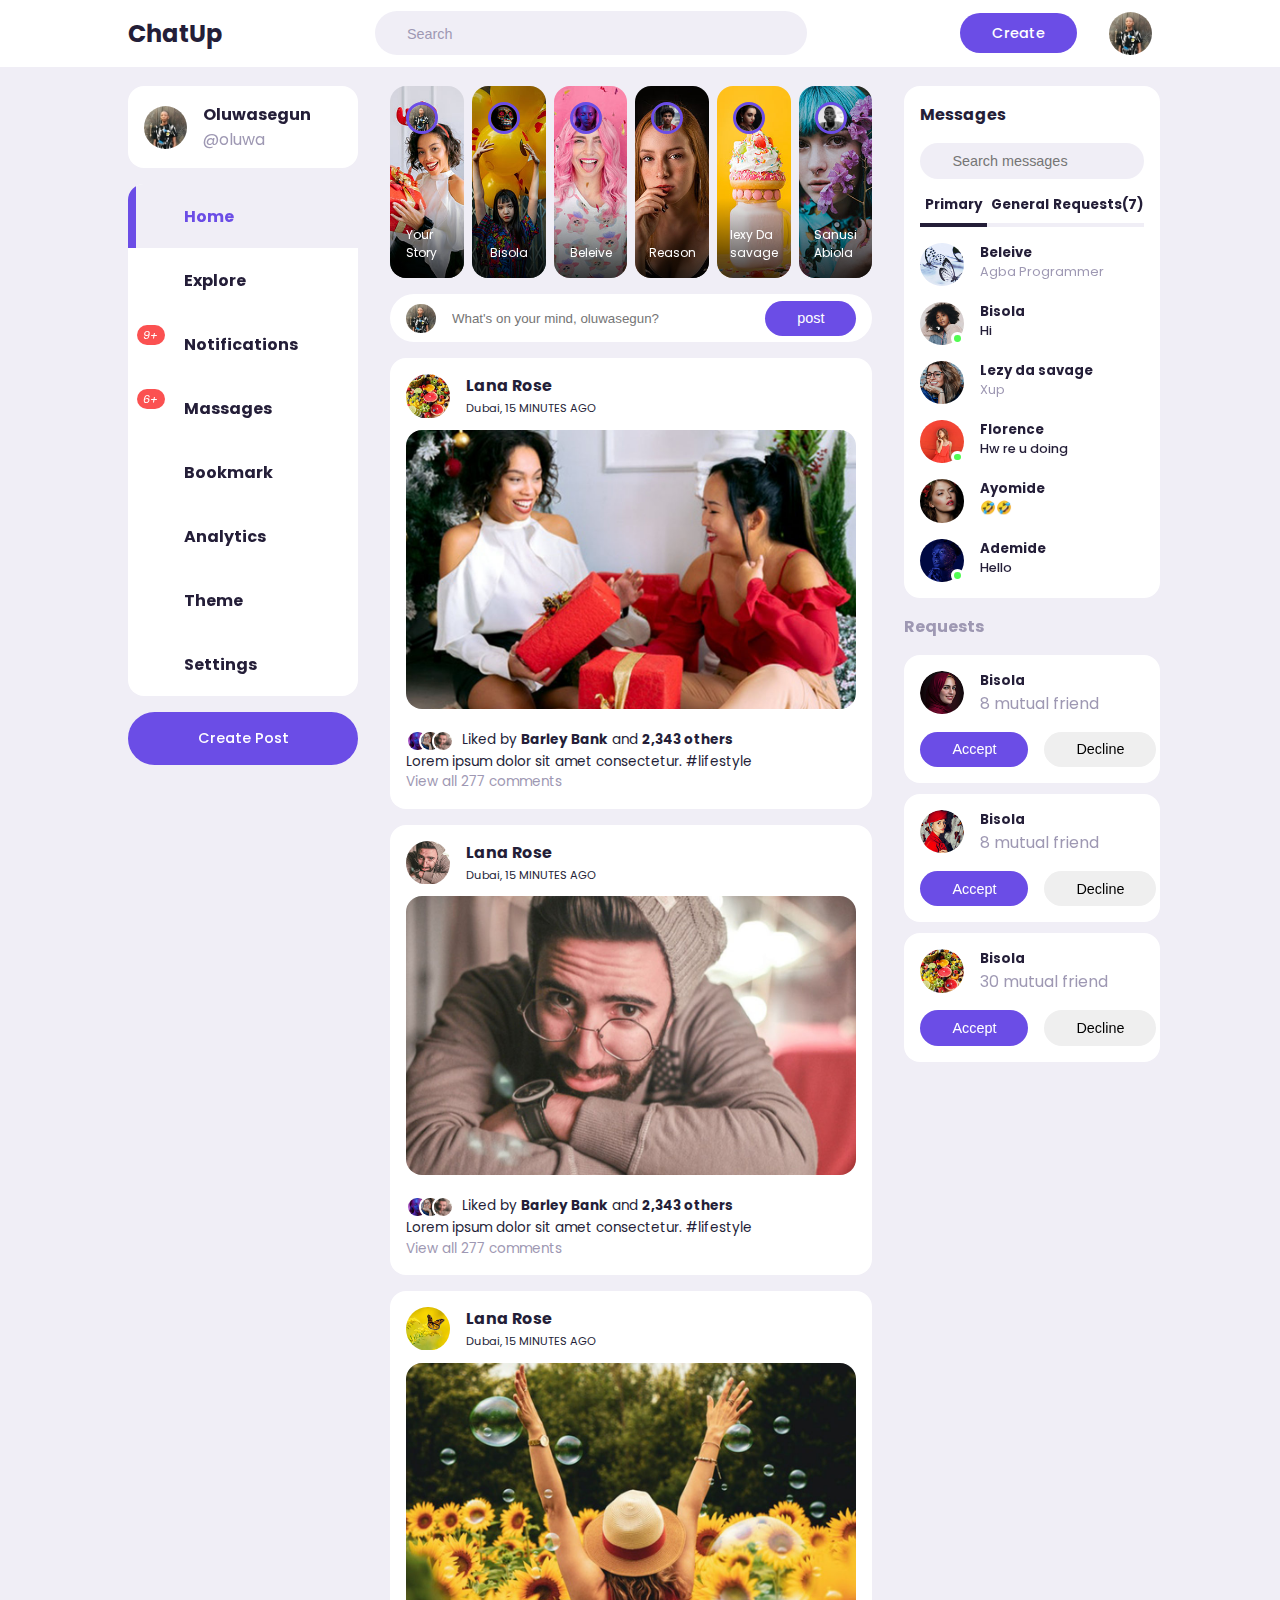
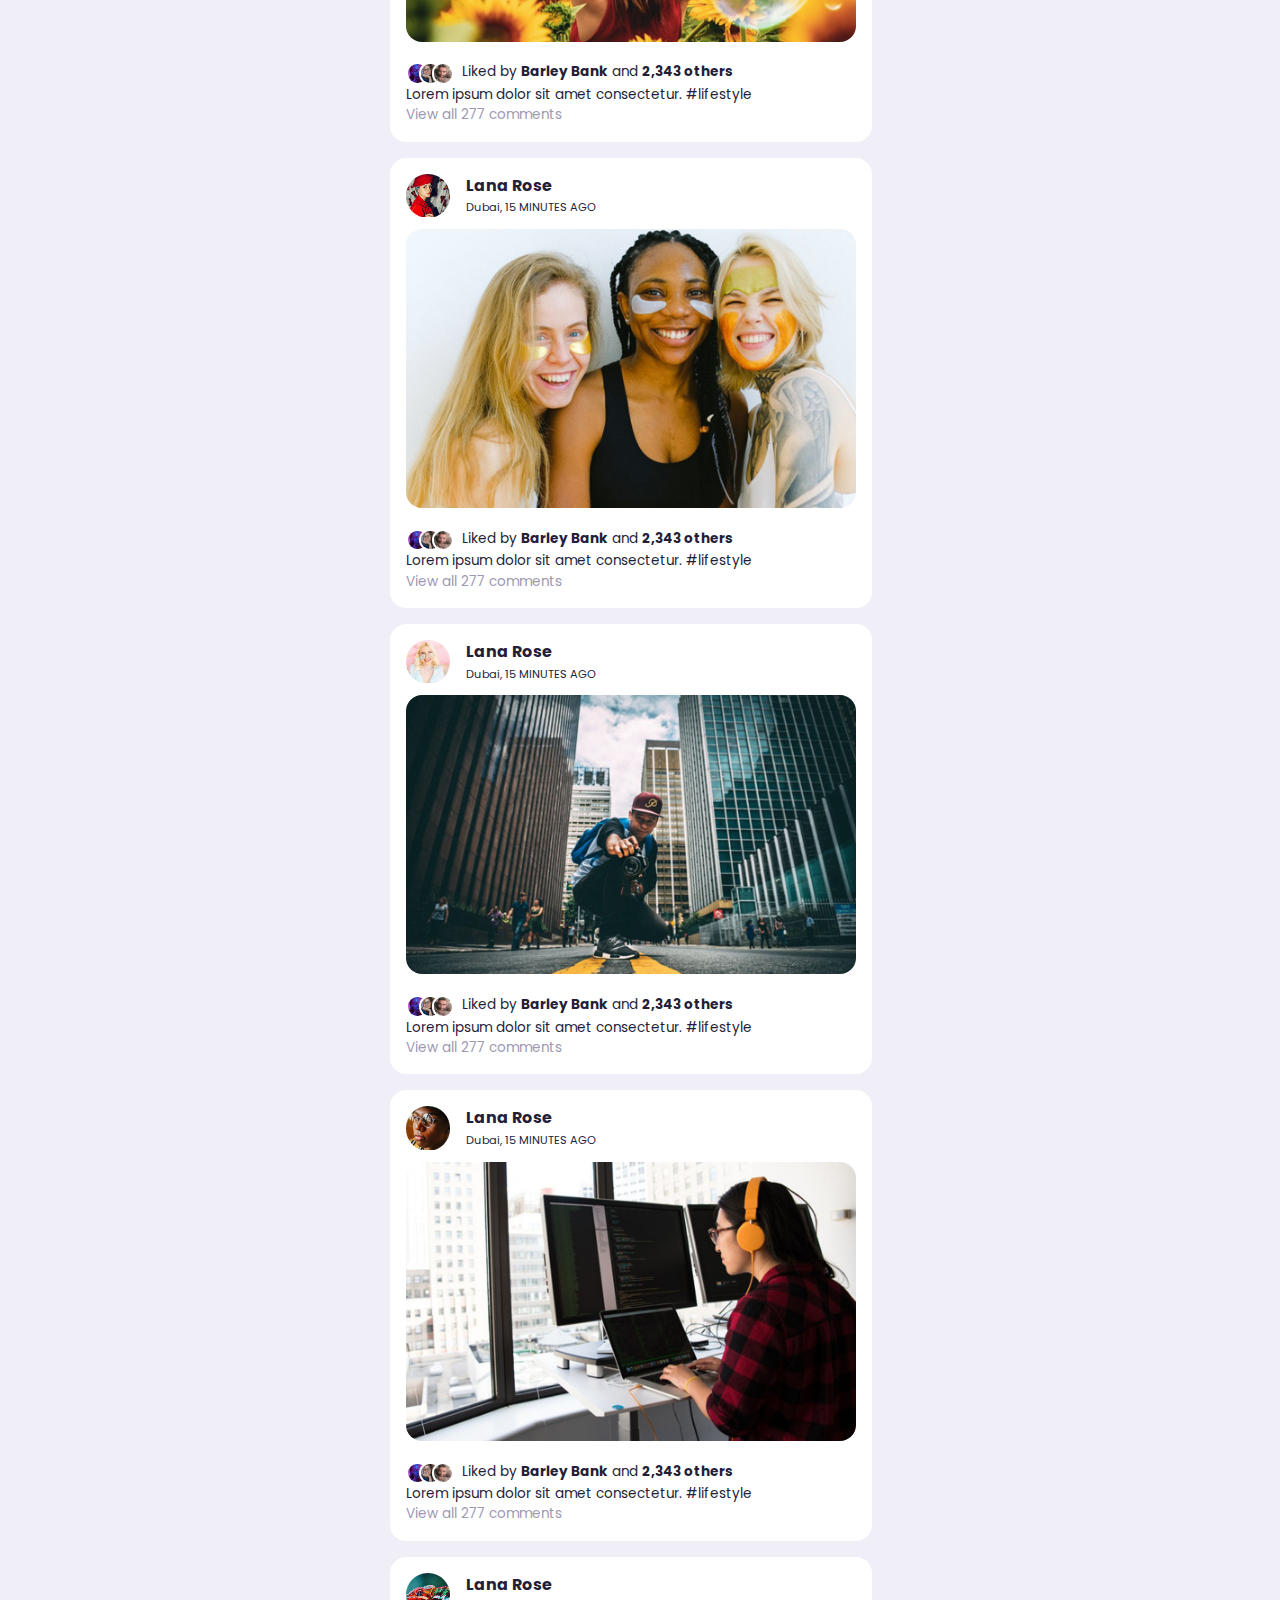
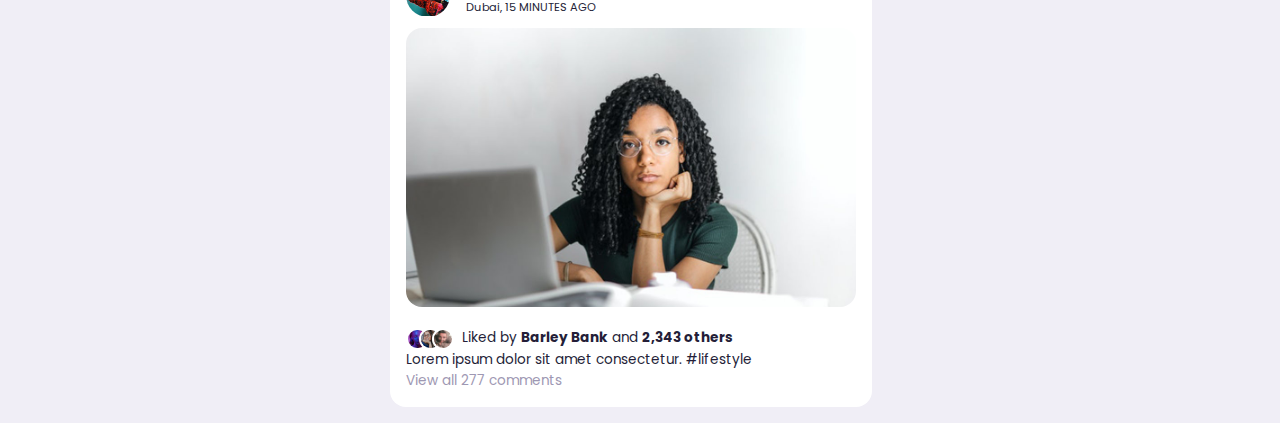
<file: index.html>
<!DOCTYPE html>
<html lang="en">
<head>
    <meta charset="UTF-8">
    <meta http-equiv="X-UA-Compatible" content="IE=edge">
    <meta name="viewport" content="width=device-width, initial-scale=1.0">
    <title>ChatUp - Responsive Website</title>
    <link rel="stylesheet" href="https://unicons.iconscout.com/release/v2.1.6/css/unicons.css">
    <link rel="stylesheet" href="index.css">
</head>
<body>

<nav>
<div class="container">
<h2 class="log">
ChatUp
</h2>
<div class="search-bar">
<i class="uil uil-search"></i>
<input type="search" placeholder="Search ">
</div>
<div class="create">
<label class="btn btn-primary" for="#create-post"><a href="form.html" style="color: white;">Create</a></label>
<div class="profile-photo">
<img src="images/img-1.jpg" alt="">
</div>
</div>
</div>
</nav>

<!----------------- MAIN -------------------->

<main>
<div class="container">
<!--============== LEFT ===============--->
<div class="left">
<a class="profile">
<div class="profile-photo">
<img src="images/img-1.jpg" alt="">
</div>
<div class="handle">
<h4>Oluwasegun</h4>
<p class="text-muted">
@oluwa
</p>
</div>
</a>

<!-- ========= SIDEBAER ============== -->
<div class="sidebar">
            <a class="menu-item active">
               <span><i class="uil uil-home"></i></span> <h3>Home</h3>
            </a>
            <a class="menu-item ">
                <span><i class="uil uil-compass"></i></span> <h3>Explore</h3>
             </a>
             <a class="menu-item" id="notifications">
                <span><i class="uil uil-bell"><small class="notification-count">9+</small></i></span> <h3>Notifications</h3>
                <!-- ---------NOTIFICATION POPUP -------------- -->
                <div class="notifications-popup">
                  <div>
                    <div class="profile-photo">
                        <img src="images/profile-2.jpg" alt="">
                    </div>
                    <div class="notification-body">
                       <b>Tony Achony</b> accepted your friend request
                       <small class="text-muted">2 DAYS AGO</small> 
                    </div>
                  </div> 
                  <div>
                    <div class="profile-photo">
                        <img src="images/profile-3.jpg" alt="">
                    </div>
                    <div class="notification-body">
                       <b>john doe</b> commented on your post
                       <small class="text-muted">1 HOUR AGO</small> 
                    </div>
                  </div>
                  <div>
                    <div class="profile-photo">
                        <img src="images/profile-4.jpg" alt="">
                    </div>
                    <div class="notification-body">
                       <b>john doe</b> <b>283 others</b> like your post
                       <small class="text-muted">4 MINUTES AGO</small> 
                    </div>
                  </div>
                  <div>
                    <div class="profile-photo">
                        <img src="images/profile-5.jpg" alt="">
                    </div>
                    <div class="notification-body">
                       <b>john doe</b> commented on a post you are tagged in
                       <small class="text-muted">2 DAYS AGO</small> 
                    </div>
                  </div>
                  <div>
                    <div class="profile-photo">
                        <img src="images/profile-6.jpg" alt="">
                    </div>
                    <div class="notification-body">
                       <b>john doe</b> commented on your post
                       <small class="text-muted">2 DAYS AGO</small> 
                    </div>
                  </div>
                  <div>
                    <div class="profile-photo">
                        <img src="images/profile-7.jpg" alt="">
                    </div>
                    <div class="notification-body">
                       <b>john doe</b> commented on a post your are tagged in
                       <small class="text-muted">2 DAYS AGO</small> 
                    </div>
                  </div>
                  <div>
                    <div class="profile-photo">
                        <img src="images/profile-3.jpg" alt="">
                    </div>
                    <div class="notification-body">
                       <b>john doe</b> commented on your post
                       <small class="text-muted">2 DAYS AGO</small> 
                    </div>
                  </div>  
                </div>
             </a>
             <a class="menu-item" id="messages-notification">
                <span><i class="uil uil-envelope-alt" ><small class="notification-count">6+</small></i></span> <h3>Massages</h3>
             </a>
             <a class="menu-item">
                <span><i class="uil uil-bookmark"></i></span> <h3>Bookmark</h3>
             </a>
             <a class="menu-item">
                <span><i class="uil uil-chart-line"></i></span> <h3>Analytics</h3>
             </a>
             <a class="menu-item" id="theme">
                <span><i class="uil uil-palette"></i></span> <h3>Theme</h3>
             </a>
             <a class="menu-item">
                <span><i class="uil uil-setting"></i></span> <h3>Settings</h3>
             </a>      
          </div>
          <!-- --------------- END OF SIDEBAR ------------ -->
          <label for="create-post" class="btn btn-primary">Create Post</label>
        </div>
        <!----------------------END OF LEFT ----------------------->
        <!--====================== MIDDLE =======================--->
        <div class="middle">
         <!-- -----------------STORIES ---------------- -->
          <div class="stories">
            <div class="story">
               <div class="profile-photo">
                <img src="images/img-1.jpg" alt="">
               </div> 
               <p class="name">Your Story</p>
            </div>
            <div class="story">
                <div class="profile-photo">
                 <img src="images/profile-9.jpg" alt="">
                </div> 
                <p class="name">Bisola</p>
             </div>
             <div class="story">
                <div class="profile-photo">
                 <img src="images/profile-10.jpg" alt="">
                </div> 
                <p class="name">Beleive</p>
             </div>
             <div class="story">
                <div class="profile-photo">
                 <img src="images/profile-11.jpg" alt="">
                </div> 
                <p class="name">Reason</p>
             </div>
             <div class="story">
                <div class="profile-photo">
                 <img src="images/profile-12.jpg" alt="">
                </div> 
                <p class="name">lexy Da savage</p>
             </div>
             <div class="story">
                <div class="profile-photo">
                 <img src="images/img-2.jpg" alt="">
                </div> 
                <p class="name">Sanusi Abiola</p>
             </div>
          </div>
         <!-- ============ END OF STORIES ================== -->
         <form class="create-post">
            <div class="profile-photo">
                <img src="images/img-1.jpg" alt="">
            </div>
            <input type="text" placeholder="What's on your mind, oluwasegun?" id="create-post">
            <input type="submit" value="post" class="btn btn-primary">
         </form>
         <!-- ========== FEEDS =============== -->
         <div class="feeds">
            <!-- ========== FEED 1 =============== -->
            <div class="feed">
              <div class="head">
                <div class="user">
                    <div class="profile-photo">
                        <img src="images/profile-13.jpg" alt="">
                    </div>
                    <div class="ingo">
                        <h3>Lana Rose</h3>
                        <small>Dubai, 15 MINUTES AGO</small>
                    </div>
                </div>
                <span class="edit">
                  <i class="uil uil-elipsis-h"></i>
              </span>
              </div>
              <div class="photo">
                <img src="images/feed-1.jpg" alt="">
              </div>

              <div class="action-buttons">
                <div class="interaction-buttons">
                  <span> <i class="uil uil-heart"></i></span>
                  <span> <i class="uil uil-comment-dots"></i></span>
                  <span> <i class="uil uil-share-alt"></i></span>
                </div>
                <div class="bookmark">
                 <span><i class="uil uil-bookmark-full"></i></span>
                </div>
              </div>

            <div class="liked-by">
                <span><img src="images/profile-10.jpg" alt=""></span>
                <span><img src="images/profile-4.jpg" alt=""></span>
                <span><img src="images/profile-15.jpg" alt=""></span>
                <p>Liked by <b>Barley Bank</b> and <b>2,343 others</b></p>
            </div>
            <div class="caption">
               <p>Lorem ipsum dolor sit amet consectetur. <span class="harsh-tag">#lifestyle</span></p> 
            </div>
            <div class=" comments text-muted">View all 277 comments</div>
            </div>
            <!-- ======== END OF FEED ============= -->

            <!-- ========== FEED 2 =============== -->
            <div class="feed">
               <div class="head">
                 <div class="user">
                     <div class="profile-photo">
                         <img src="images/profile-15.jpg" alt="">
                     </div>
                     <div class="ingo">
                         <h3>Lana Rose</h3>
                         <small>Dubai, 15 MINUTES AGO</small>
                     </div>
                 </div>
                 <span class="edit">
                   <i class="uil uil-elipsis-h"></i>
               </span>
               </div>
               <div class="photo">
                 <img src="images/feed-2.jpg" alt="">
               </div>
 
               <div class="action-buttons">
                 <div class="interaction-buttons">
                   <span> <i class="uil uil-heart"></i></span>
                   <span> <i class="uil uil-comment-dots"></i></span>
                   <span> <i class="uil uil-share-alt"></i></span>
                 </div>
                 <div class="bookmark">
                  <span><i class="uil uil-bookmark-full"></i></span>
                 </div>
               </div>
 
             <div class="liked-by">
                 <span><img src="images/profile-10.jpg" alt=""></span>
                 <span><img src="images/profile-4.jpg" alt=""></span>
                 <span><img src="images/profile-15.jpg" alt=""></span>
                 <p>Liked by <b>Barley Bank</b> and <b>2,343 others</b></p>
             </div>
             <div class="caption">
                <p>Lorem ipsum dolor sit amet consectetur. <span class="harsh-tag">#lifestyle</span></p> 
             </div>
             <div class=" comments text-muted">View all 277 comments</div>
             </div>
             <!-- ======== END OF FEED ============= -->

             <!-- ========== FEED 3 =============== -->
            <div class="feed">
               <div class="head">
                 <div class="user">
                     <div class="profile-photo">
                         <img src="images/profile-14.jpg" alt="">
                     </div>
                     <div class="ingo">
                         <h3>Lana Rose</h3>
                         <small>Dubai, 15 MINUTES AGO</small>
                     </div>
                 </div>
                 <span class="edit">
                   <i class="uil uil-elipsis-h"></i>
               </span>
               </div>
               <div class="photo">
                 <img src="images/feed-3.jpg" alt="">
               </div>
 
               <div class="action-buttons">
                 <div class="interaction-buttons">
                   <span> <i class="uil uil-heart"></i></span>
                   <span> <i class="uil uil-comment-dots"></i></span>
                   <span> <i class="uil uil-share-alt"></i></span>
                 </div>
                 <div class="bookmark">
                  <span><i class="uil uil-bookmark-full"></i></span>
                 </div>
               </div>
 
             <div class="liked-by">
                 <span><img src="images/profile-10.jpg" alt=""></span>
                 <span><img src="images/profile-4.jpg" alt=""></span>
                 <span><img src="images/profile-15.jpg" alt=""></span>
                 <p>Liked by <b>Barley Bank</b> and <b>2,343 others</b></p>
             </div>
             <div class="caption">
                <p>Lorem ipsum dolor sit amet consectetur. <span class="harsh-tag">#lifestyle</span></p> 
             </div>
             <div class=" comments text-muted">View all 277 comments</div>
             </div>
             <!-- ======== END OF FEED ============= -->

             <!-- ========== FEED 4 =============== -->
            <div class="feed">
               <div class="head">
                 <div class="user">
                     <div class="profile-photo">
                         <img src="images/profile-16.jpg" alt="">
                     </div>
                     <div class="ingo">
                         <h3>Lana Rose</h3>
                         <small>Dubai, 15 MINUTES AGO</small>
                     </div>
                 </div>
                 <span class="edit">
                   <i class="uil uil-elipsis-h"></i>
               </span>
               </div>
               <div class="photo">
                 <img src="images/feed-4.jpg" alt="">
               </div>
 
               <div class="action-buttons">
                 <div class="interaction-buttons">
                   <span> <i class="uil uil-heart"></i></span>
                   <span> <i class="uil uil-comment-dots"></i></span>
                   <span> <i class="uil uil-share-alt"></i></span>
                 </div>
                 <div class="bookmark">
                  <span><i class="uil uil-bookmark-full"></i></span>
                 </div>
               </div>
 
             <div class="liked-by">
                 <span><img src="images/profile-10.jpg" alt=""></span>
                 <span><img src="images/profile-4.jpg" alt=""></span>
                 <span><img src="images/profile-15.jpg" alt=""></span>
                 <p>Liked by <b>Barley Bank</b> and <b>2,343 others</b></p>
             </div>
             <div class="caption">
                <p>Lorem ipsum dolor sit amet consectetur. <span class="harsh-tag">#lifestyle</span></p> 
             </div>
             <div class=" comments text-muted">View all 277 comments</div>
             </div>
             <!-- ======== END OF FEED ============= -->

             <!-- ========== FEED 5 =============== -->
            <div class="feed">
               <div class="head">
                 <div class="user">
                     <div class="profile-photo">
                         <img src="images/profile-17.jpg" alt="">
                     </div>
                     <div class="ingo">
                         <h3>Lana Rose</h3>
                         <small>Dubai, 15 MINUTES AGO</small>
                     </div>
                 </div>
                 <span class="edit">
                   <i class="uil uil-elipsis-h"></i>
               </span>
               </div>
               <div class="photo">
                 <img src="images/feed-5.jpg" alt="">
               </div>
 
               <div class="action-buttons">
                 <div class="interaction-buttons">
                   <span> <i class="uil uil-heart"></i></span>
                   <span> <i class="uil uil-comment-dots"></i></span>
                   <span> <i class="uil uil-share-alt"></i></span>
                 </div>
                 <div class="bookmark">
                  <span><i class="uil uil-bookmark-full"></i></span>
                 </div>
               </div>
 
             <div class="liked-by">
                 <span><img src="images/profile-10.jpg" alt=""></span>
                 <span><img src="images/profile-4.jpg" alt=""></span>
                 <span><img src="images/profile-15.jpg" alt=""></span>
                 <p>Liked by <b>Barley Bank</b> and <b>2,343 others</b></p>
             </div>
             <div class="caption">
                <p>Lorem ipsum dolor sit amet consectetur. <span class="harsh-tag">#lifestyle</span></p> 
             </div>
             <div class=" comments text-muted">View all 277 comments</div>
             </div>
             <!-- ======== END OF FEED ============= -->

             <!-- ========== FEED 6 =============== -->
            <div class="feed">
               <div class="head">
                 <div class="user">
                     <div class="profile-photo">
                         <img src="images/profile-18.jpg" alt="">
                     </div>
                     <div class="ingo">
                         <h3>Lana Rose</h3>
                         <small>Dubai, 15 MINUTES AGO</small>
                     </div>
                 </div>
                 <span class="edit">
                   <i class="uil uil-elipsis-h"></i>
               </span>
               </div>
               <div class="photo">
                 <img src="images/feed-6.jpg" alt="">
               </div>
 
               <div class="action-buttons">
                 <div class="interaction-buttons">
                   <span> <i class="uil uil-heart"></i></span>
                   <span> <i class="uil uil-comment-dots"></i></span>
                   <span> <i class="uil uil-share-alt"></i></span>
                 </div>
                 <div class="bookmark">
                  <span><i class="uil uil-bookmark-full"></i></span>
                 </div>
               </div>
 
             <div class="liked-by">
                 <span><img src="images/profile-10.jpg" alt=""></span>
                 <span><img src="images/profile-4.jpg" alt=""></span>
                 <span><img src="images/profile-15.jpg" alt=""></span>
                 <p>Liked by <b>Barley Bank</b> and <b>2,343 others</b></p>
             </div>
             <div class="caption">
                <p>Lorem ipsum dolor sit amet consectetur. <span class="harsh-tag">#lifestyle</span></p> 
             </div>
             <div class=" comments text-muted">View all 277 comments</div>
             </div>
             <!-- ======== END OF FEED ============= -->

             <!-- ========== FEED 7 =============== -->
            <div class="feed">
               <div class="head">
                 <div class="user">
                     <div class="profile-photo">
                         <img src="images/profile-19.jpg" alt="">
                     </div>
                     <div class="ingo">
                         <h3>Lana Rose</h3>
                         <small>Dubai, 15 MINUTES AGO</small>
                     </div>
                 </div>
                 <span class="edit">
                   <i class="uil uil-elipsis-h"></i>
               </span>
               </div>
               <div class="photo">
                 <img src="images/feed-7.jpg" alt="">
               </div>
 
               <div class="action-buttons">
                 <div class="interaction-buttons">
                   <span> <i class="uil uil-heart"></i></span>
                   <span> <i class="uil uil-comment-dots"></i></span>
                   <span> <i class="uil uil-share-alt"></i></span>
                 </div>
                 <div class="bookmark">
                  <span><i class="uil uil-bookmark-full"></i></span>
                 </div>
               </div>
 
             <div class="liked-by">
                 <span><img src="images/profile-10.jpg" alt=""></span>
                 <span><img src="images/profile-4.jpg" alt=""></span>
                 <span><img src="images/profile-15.jpg" alt=""></span>
                 <p>Liked by <b>Barley Bank</b> and <b>2,343 others</b></p>
             </div>
             <div class="caption">
                <p>Lorem ipsum dolor sit amet consectetur. <span class="harsh-tag">#lifestyle</span></p> 
             </div>
             <div class=" comments text-muted">View all 277 comments</div>
             </div>
             <!-- ======== END OF FEED ============= -->
          </div>
         <!-- ============== END OF FEEDS ================== -->
        </div>
         <!-- ================= END OF MIDDLE =================== -->


        <!--============== RIGHT ===============--->
        <div class="right">
         <div class="messages">
            <div class="heading">
               <h4>Messages</h4><i class="uil uil-edit"></i>
            </div>
            <!-- --------------- SEARCH BAR -------------- -->
            <div class="search-bar">
               <i class="uil uil-search"></i>
               <input type="search" placeholder="Search messages" id="message-search">
            </div>
            <!-- ------------MESSAGES CATEGORY -------------- -->
            <div class="category">
               <h6 class="active">Primary</h6>
               <h6>General</h6>
               <h6 class="message-requests">Requests(7)</h6>
            </div>
            <!-- --------------MESSAGE ------------------->
            <div class="message">
              <div class="profile-photo">
               <img src="images/profile-2.jpg" alt="">
              </div> 
              <div class="message-body">
               <h5>Beleive</h5>
               <p class="text-muted">Agba Programmer</p>
              </div>
            </div>
            <!-- ------MESSAGE ---------- -->
            <div class="message">
              <div class="profile-photo">
               <img src="images/profile-3.jpg" alt="">
               <div class="active"></div>
              </div> 
              <div class="message-body">
               <h5>Bisola</h5>
               <p class="text-bold">Hi</p>
               
              </div>
            </div>
             <!-- ------MESSAGE ---------- -->
             <div class="message">
              <div class="profile-photo">
               <img src="images/profile-4.jpg" alt="">
              </div> 
              <div class="message-body">
               <h5>Lezy da savage</h5>
               <p class="text-muted">Xup</p>
              </div>
            </div>
             <!-- ------MESSAGE ---------- -->
             <div class="message">
              <div class="profile-photo">
               <img src="images/profile-5.jpg" alt="">
               <div class="active"></div>
              </div> 
              <div class="message-body">
               <h5>Florence</h5>
               <p class="text-bold">Hw re u doing</p>
              </div>
            </div>
             <!-- ------MESSAGE ---------- -->
             <div class="message">
              <div class="profile-photo">
               <img src="images/profile-6.jpg" alt="">
              </div> 
              <div class="message-body">
               <h5>Ayomide</h5>
               <p class="text-muted">🤣🤣</p>
              </div>
            </div>
             <!-- ------MESSAGE ---------- -->
             <div class="message">
              <div class="profile-photo">
               <img src="images/profile-7.jpg" alt="">
               <div class="active"></div>
              </div> 
              <div class="message-body">
               <h5>Ademide</h5>
               <p class="text-bold">Hello</p>
              </div>
            </div>
         </div>

         <!-- -=========== END OF MESSAGES ================= -->



         <!-- -=========== FRIEND REQEUSTS ================= -->
         <div class="friend-requests">
            <h4>Requests</h4>
            <div class="request">
               <div class="info">
                  <div class="profile-photo">
                     <img src="images/profile-20.jpg" alt="">
                  </div>
                  <div>
                     <h5>Bisola</h5>
                     <p class="text-muted">
                       8 mutual friend
                     </p>
                  </div>
               </div>
               <div class="action">
                <button class="btn btn-primary">
                  Accept
                </button>
                <button class="btn">
                  Decline
                </button>
               </div>
            </div>
            <div class="request">
              <div class="info">
                 <div class="profile-photo">
                    <img src="images/profile-16.jpg" alt="">
                 </div>
                 <div>
                    <h5>Bisola</h5>
                    <p class="text-muted">
                      8 mutual friend
                    </p>
                 </div>
              </div>
              <div class="action">
               <button class="btn btn-primary">
                 Accept
               </button>
               <button class="btn">
                 Decline
               </button>
              </div>
           </div>
           <div class="request">
            <div class="info">
               <div class="profile-photo">
                  <img src="images/profile-13.jpg" alt="">
               </div>
               <div>
                  <h5>Bisola</h5>
                  <p class="text-muted">
                    30 mutual friend
                  </p>
               </div>
            </div>
            <div class="action">
             <button class="btn btn-primary">
               Accept
             </button>
             <button class="btn">
               Decline
             </button>
            </div>
         </div>
      </div>
    </div>
    <!-- ======================== END OF RIGHT ======================= -->
  </div>
</main>

<!-- =================================== THEME CUSTOMIZATION =========================== -->
<div class="customize-theme">
  <div class="card">
    <h2>Customize your view</h2>
    <p class="text-muted">Manage your font size, color, and background.</p>

    <!-- ------------------- FONT SIZE --------------------- -->
    <div class="font-size">
      <h4>Font Size</h4>
      <div>
         <h6>Aa</h6>
         <div class="choose-size">
          <span class="font-size-1"></span>
          <span class="font-size-2 active"></span>
          <span class="font-size-3"></span>
          <span class="font-size-4"></span>
          <span class="font-size-5"></span>
         </div>
         <h3>Aa</h3>
      </div>
    </div>

    <!-- ============= PRIMARY COLORS ================ -->
    <div class="color">
      <h4>Color</h4>
      <div class="choose-color">
        <span class="color-1 active"></span>
        <span class="color-2"></span>
        <span class="color-3"></span>
        <span class="color-4"></span>
        <span class="color-5"></span>
      </div>
    </div>

    <!-- ------------ BACKGROUND COLORS ----------------->
    <div class="background">
      <h4>Background</h4>
      <div class="choose-bg">
        <div class="bg-1 active">
          <span></span>
          <h5 for="bg-1">Light</h5>
        </div>
        <div class="bg-2">
          <span></span>
          <h5>Dim</h5>
        </div>
        <div class="bg-3">
          <span></span>
          <h5 for="bg-3">Light Out</h5>
        </div>
      </div>
    </div>
  </div>
</div>
<script src="index.js"></script>
    
</body>
</html>
</file>
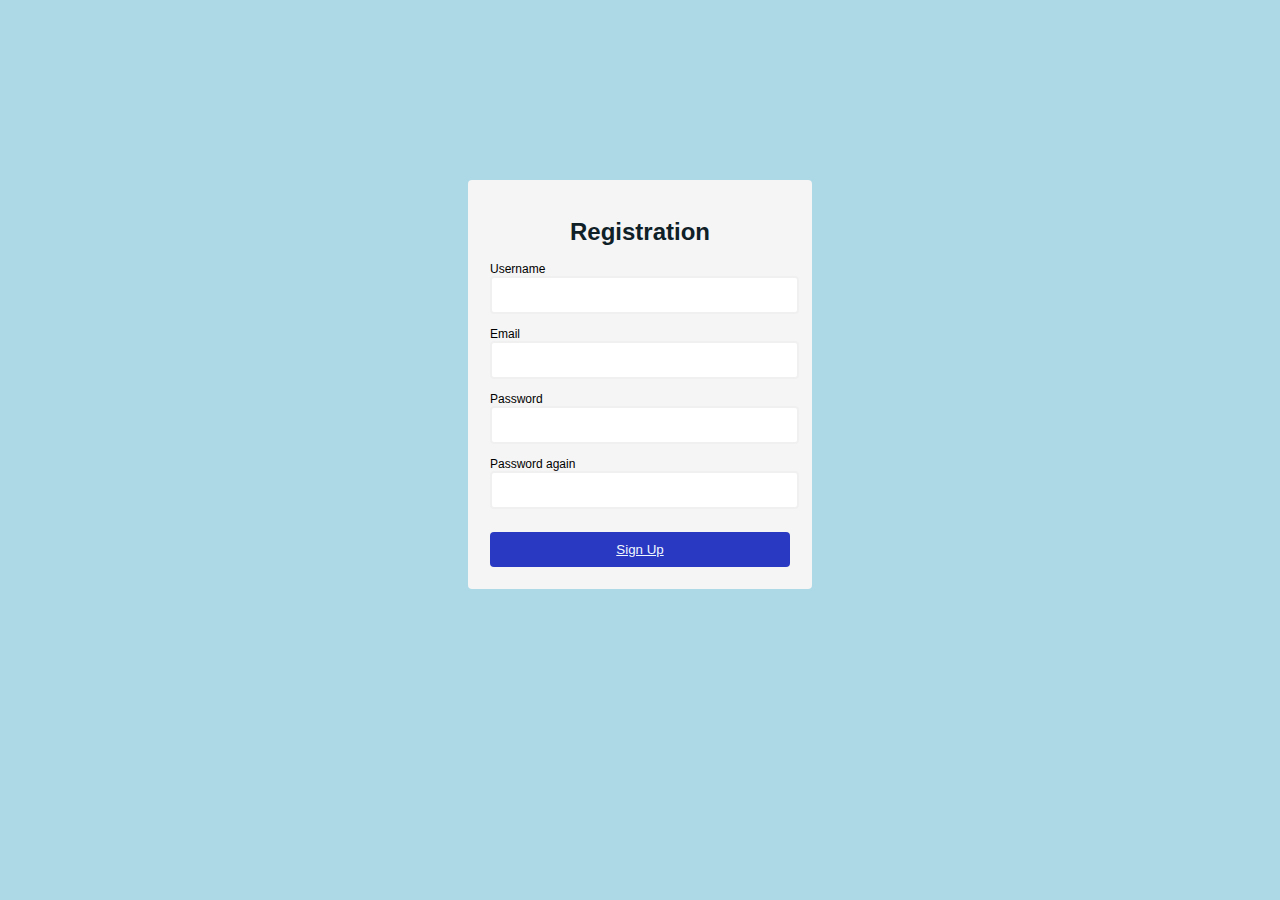
<file: form.html>
<!DOCTYPE html>
<html lang="en">
<head>
    <meta charset="UTF-8">
    <meta http-equiv="X-UA-Compatible" content="IE=edge">
    <meta name="viewport" content="width=device-width, initial-scale=1.0">
    <title>Document</title>
    <link rel="stylesheet" href="index2.css">
</head>
<body>
    <div class="container">
        <form id="form" action="/">
            <h1>Registration</h1>
            <div class="input-control">
                <label for="username">Username</label>
                <input type="text" id="username" name="username">
                <div class="error"></div>
            </div>
            <div class="input-control">
                <label for="email">Email</label>
                <input type="text" id="email" name="email">
                <div class="error"></div>
            </div>
            <div class="input-control">
                <label for="password">Password</label>
                <input type="password" id="password" name="password">
                <div class="error"></div>
            </div>
            <div class="input-control">
                <label for="password">Password again</label>
                <input type="password" id="password2" name="password2">
                <div class="error"></div>
            </div>
            <button type="submit"><a href="index.html" style="color: aliceblue;">Sign Up</a></button>
        </form>
    </div>
      <script src="index2.js"></script>
</body>
</html>
</file>
<file: index.css>
@import url('https://fonts.googleapis.com/css2?family=Clicker+Script&family=Poppins:wght@200;300;400;500;600&family=Roboto:ital,wght@0,100;0,300;0,400;0,500;1,700&display=swap');


:root{
    --primary-color-hue:252;
    --dark-color-lightness: 17%;
    --light-color-lightness: 95%;
    --white-color-lightness: 100%;

    --color-white:hsl(252, 30%, var(--white-color-lightness));
    --color-light:hsl(252, 30%, var(--light-color-lightness));
    --color-gray:hsl(var(--primary-color-hue), 15%, 65%);
    --color-primary:hsl(var(--primary-color-hue), 75%, 60%);
    --color-secondary:hsl(252,100%, 90%);
    --color-success:hsl(120, 95%, 65%);
    --color-danger:hsl(0, 95%, 65%);
    --color-dark:hsl(252,30%, var(--dark-color-lightness));
    --color-black:hsl(252, 30%, 10%);
     
    --border-radius:2em;
    --card-border-radius:1rem;
    --btn-padding:0.6rem 2rem;
    --search-padding:0.6rem 1rem;
    --card-padding:1rem;

    --sticky-top-left: 5.4rem;
    --sticky-top-right: -18rem;
}
*,
*::before, 
*::after{
    margin: 0;
    padding: 0;
    outline: 0;
    box-sizing: border-box;
    text-decoration: none;
    list-style: none;
    border: none;
}
body{
    font-family: 'Poppins', sans-serif;
    color: var(--color-dark);
    background: var(--color-light);
    overflow-x: hidden; 
}

/*GENERAL STYLES */
.container{
    width: 80%;
    margin: 0 auto;
}
.profile-photo{
    width: 2.7rem;
    aspect-ratio: 1/1;
    border-radius: 50%;
    overflow: hidden;

}
img{
    display: block;
    width: 100%;
}
.btn{
    display: inline-block;
    padding: var(--btn-padding);
    font-weight: 500;
    border-radius: var(--border-radius);
    cursor: pointer;
    transition: all 300ms ease;
    font-size: 0.9rem;
}
.btn:hover{
   opacity: 0.8; 
}

.btn-primary{
    background:var(--color-primary);
    color: white;
}
.text-bold{
    font-weight: 500;
}
.text-muted{
    color: var(--color-gray);
}

/* =========== NAVBAR ============= */  
nav{
    width: 100%;
    background: var(--color-white);
    padding:0.7rem 0;
    position: fixed;
    top:0;
    z-index: 10;
}

nav .container{
    display: flex;
    align-items: center;
    justify-content: space-between;
}
.search-bar{
    background: var(--color-light);
    border-radius: var(--border-radius);
    padding:var(--search-padding)
}

.search-bar input[type="search"]{
    background: transparent;
    width: 30vw;
    margin-left: 1rem;
    font-size: 0.9rem;
    color:var(--color-gray);
}
nav .search-bar input[type="search"]::placeholder{
    color:var(--color-gray); 
}
nav .create{
   display: flex; 
   align-items: center;
   gap: 2rem;
}



/* ====================MAIN =================== */
main{
    position: relative;
    top:5.4rem;   
}
main .container{
    display: grid;
    grid-template-columns: 18vw auto 20vw;
    column-gap: 2rem;
    position: relative;
}

/* ==================== LEFT =================== */
main .container .left{
    height: max-content;
    position: sticky;
    top: var(--sticky-top-left);
}
main .container .left .profile{
    padding: var(--card-padding);
    background: var(--color-white);
    border-radius: var(--card-border-radius);
    display: flex;
    align-items: center;
    column-gap: 1rem;
    width: 100%;
}

/* ========== SIDEBAR =============== -=============*/

.left .sidebar{
    margin-top: 1rem;
    background: var(--color-white);
    border-radius: var(--card-border-radius);
}

.left .sidebar .menu-item{
    display: flex;
    align-items: center;
    height: 4rem;
    cursor: pointer;
    translate: all 300ms ease;
    position: relative;

}
.left .sidebar .menu-item:hover{
    background: var(--color-light);
}
.left .sidebar i{
    font-size: 1.4rem;
    color: var(--color-gray);
    margin-left: 2rem;
    position: relative;
}

.left .sidebar i .notification-count{
    background: var(--color-danger);
    color:white;
    font-size: 0.7rem;
    width: fit-content;
    border-radius: 0.8rem;
    padding: 0.1rem 0.4rem;
    position: absolute;
    top: -0.2rem;
    right: -0.3rem;

}

.left .sidebar h3{
    margin-left: 1.5rem;
    font-size: 1rem;
}

.left .sidebar .active{
    background: var(--color-light);
}
.left .sidebar .active i, 
.left .sidebar .active h3{
    color: var(--color-primary);
}

.left .sidebar .active::before{
    content: "";
    display: block;
    width: 0.5rem;
    height: 100%;
    position: absolute;
    background: var(--color-primary);
}
.left .sidebar .menu-item:first-child.active{
    border-top-left-radius: var(--card-border-radius);
    overflow: hidden;
}
.left .sidebar .menu-item:last-child.active{
    border-top-left-radius: var(--card-border-radius);
    overflow: hidden;
}
.left .btn{
    margin-top: 1rem;
    width: 100%;
    text-align: center;
    padding: 1rem 0;
}

/* ------------------------ NOTIFICATION POPUP --------------------- */
.left .notifications-popup{
    position: absolute;
    top: 0;
    left: 110%;
    width: 30rem;
    background: var(--color-white);
    border-radius: var(--card-border-radius);
    padding: var(--card-padding);
    box-shadow: 0 0 2rem hsl(var(--color-primary), 75%, 60%, 25%);
    z-index: 8;
    display: none;
}

.left .notifications-popup::before{
    content: "";
    width: 1.2rem;
    height: 1.2rem;
    display: block;
    position: absolute;
    left: -0.6rem;
    transform: rotate(45deg);
}

.left .notifications-popup > div{
    display: flex;
    align-items: center;
    gap: 1rem;
    margin-bottom: 1rem;
}

.left .notifications-popup small{
    display: block;
}

/* ===================MIDDLE ===================== */

.middle .stories{
    display: flex;
    justify-content: space-between;
    height: 12rem;
    gap: 0.5rem;
}


.middle .stories .story{
    padding:var(--card-padding);
    border-radius: var(--card-border-radius);
    display: flex;
    flex-direction: column;
    justify-content: space-between;
    align-items: center;
    color: white;
    font-size: 0.75rem;
    width: 100%;
   position: relative;
    overflow: hidden;

}

.middle .stories .story::before{
    content: "";
    display: block;
    width: 100%;
    height: 5rem;
    position:absolute;
    bottom:0;
    background: linear-gradient(transparent, rgba(0, 0 , 0, 0.75));
}

.middle .stories .story .name{
    z-index: 2;
}
.middle .stories .story:nth-child(1){
    background: url(images/story-1.jpg)
    no-repeat center  center/cover;
}
.middle .stories .story:nth-child(2){
    background: url(images/story-2.jpg)
    no-repeat center  center/cover;
}
.middle .stories .story:nth-child(3){
    background: url(images/story-3.jpg)
    no-repeat center  center/cover;
}
.middle .stories .story:nth-child(4){
    background: url(images/story-4.jpg)
    no-repeat center  center/cover;
}
.middle .stories .story:nth-child(5){
    background: url(images/story-5.jpg)
    no-repeat center  center/cover;
}
.middle .stories .story:nth-child(6){
    background: url(images/story-6.jpg)
    no-repeat center  center/cover;
}

.middle .story .profile-photo{
    width: 2rem;
    height: 2rem;
    align-self: start;
    border:  3px solid var(--color-primary);
}
 

/* ========== CREATE POST ===================== */

.middle .create-post{
    width: 100%;
    display: flex;
    align-items: center;
    justify-content: space-between;
    margin-top: 1rem;
    background: var(--color-white);
    padding: 0.4rem var(--card-padding);
    border-radius: var(--border-radius); 
}

.middle .create-post input[type="text"]{
    justify-self: start;
    width: 100%;
    padding-left: 1rem;
    background: transparent;
    color: var(--color-dark);
    margin-right: 1rem;
}

/* ------------- FEEDS ----------------------- */
.middle .feeds .feed{
    background: var(--color-white);
    border-radius: var(--card-border-radius);
    padding: var(--card-padding);
    margin: 1rem 0;
    font-size: 0.85rem;
    line-height: 1.5;
}

.middle .feed .head{
    display: flex;
    justify-content: space-between;
}

.middle .feed .user{
    display:flex;
    gap: 1rem;
}

.middle .feed .photo{
    border-radius: var(--card-border-radius);
    overflow: hidden;
    margin: 0.7rem 0;
}

.middle .feed .action-buttons{
    display: flex;
    justify-content: space-between;
    align-items: center;
    font-size: 1.4rem;
    margin: 0.6rem;
}

.middle .liked-by{
   display: flex; 
}

.middle .liked-by span{
    width:1.4rem;
    height: 1.4rem;
    display: block;
    border-radius: 50%;
    overflow: hidden;
    border: 2px solid var(--color-white);
    margin-left: -0.6rem;
}

.middle .liked-by span:first-child {
    margin: 0;
}

.middle .liked-by p{
    margin-left: 0.5rem;
}

/* ================= RIGHT ================ */
main .container .right{
    height:max-content;
    position: sticky;
    top: var(--sticky-top-right);
    bottom: 0;
}

.right .messages{
    background: var(--color-white);
    border-radius: var(--card-border-radius);
    padding: var(--card-padding);
}
.right .messages .heading{
    display: flex;
    align-items: center;
    justify-content: space-between;
    margin-bottom: 1rem;
}
.right .messages i{
    font-size: 1.4rem;
}
.right .messages .search-bar{
    display: flex;
    margin-bottom: 1rem;
}

.right .messages .category{
    display: flex;
    justify-content: space-between;
    margin-bottom: 1rem;
}
.right .messages .category h6{
    width: 100%;
    text-align: center;
    border-bottom: 4px solid var(--color-light);
    padding-bottom: 0.5rem;
    font-size: 0.85rem;
}

.right .messages .category .active{
    border-color:var(--color-dark) ;
}

.right .messages .mesaage-requests{
    color: var(--color-primary);
}
.right .messages .message{
    display: flex;
    gap: 1rem;
    margin-bottom: 1rem;
    align-items: start;
}

.right .message .profile-photo{
    position: relative;
    overflow: visible;
}


.right .profile-photo img{
    border-radius: 50%;
}

.right .messages .message:last-child{
    margin: 0;
}

.right .messages .message p{
    font-size: 0.8rem;
}

.right .messages .message .profile-photo .active{
    width: 0.8rem;
    height: 0.8rem;
    border-radius: 50%;
    border: 3px solid var(--color-white);
    background: var(--color-success);
    position: absolute;
    bottom: 0;
    right: 0;
}


/* ============ FRIEND REQEUSTS ===================== */

.right .friend-requests h4{
    color: var(--color-gray);
    margin: 1rem 0;
}
.right .request{
    background: var(--color-white);
    padding:var(--card-padding);
    border-radius: var(--card-border-radius);
    margin-bottom: 0.7rem;
}

.right .request .info{
    display:flex;
    gap: 1rem;
    margin-bottom: 1rem;
}

.right .request .action{
    display: flex;
    gap: 1rem;
}

/* =================== THEME CUSTOMIZATION -================= */

.customize-theme{
    background: rgba(255, 255, 255, 0.5);
    width: 100vw;
    height: 100vh;
    position: fixed;
    top: 0;
    left: 0;
    z-index: 100;
    text-align: center;
    display: grid;
    place-items: center;
    font-size: 0.9rem;
    display: none; 
}

.customize-theme .card{
    background: var(--color-white);
    padding: 3rem;
    border-radius: var(--card-border-radius);
    width: 50%;
    box-shadow: 0 0 1rem var(--color-primary);

}

/* ============ FONT SIZE -===================== */
.customize-theme .font-size{
   margin-top: 5rem;
}

.customize-theme .font-size > div{
    display: flex;
    justify-content: space-between;
    align-items: center;
    background: var(--color-light);
    padding: var(--search-padding);
    border-radius: var(--card-border-radius);
}

.customize-theme .choose-size{
    background:var(--color-secondary);
    height: 0.3rem;
    width: 100%;
    margin: 0.1rem;
    display: flex;
    justify-content: space-between;
    align-items: center;
}

.customize-theme .choose-size span{
    width:1rem;
    height:1rem;
    background: var(--color-secondary);
    border-radius: 50%;
    cursor: pointer;
}

.customize-theme .choose-size span.active{
    background: var(--color-primary);
}

/* ---========== FONT SIZE -================= */

.customize-theme .color{
    margin-top: 2rem;
}

.customize-theme .choose-color{
    background:var(--color-light);
    padding: var(--search-padding);
    border-radius: var(--card-border-radius);
    display: flex;
    align-items: center;
    justify-content: space-between;
}

.customize-theme .choose-color span{
    width: 2.2rem;
    height: 2.2rem;
    border-radius: 50%;
}

.customize-theme .choose-color span:nth-child(1){
    background: hsl(252, 75%, 60%);
}
.customize-theme .choose-color span:nth-child(2){
    background:hsl(52, 75%, 60%);
}
.customize-theme .choose-color span:nth-child(3){
    background: hsl(352, 75%, 60%);
}
.customize-theme .choose-color span:nth-child(4){
    background: hsl(152, 75%, 60%);
}
.customize-theme .choose-color span:nth-child(5){
    background: hsl(202, 75%, 60%);
}

.customize-theme .choose-color span.active{
    border: 5px solid white;
}

/* =====================BACKGROUND ======================= */
.customize-theme  .background{
    margin-top: 2rem;
}

.customize-theme .choose-bg{
    display: flex;
    align-items: center;
    justify-content: space-between;
    gap: 1.5rem;
}

.customize-theme .choose-bg > div{
    padding: var(--card-padding);
    width: 100%;
    display: flex;
    align-items: center;
    font-size: 1rem;
    font-weight: bold;
    border-radius: 0.4rem;
    cursor: pointer;
}

.customize-theme .choose-bg > div.active{
    border:  2px solid var(--color-primary);
}

.customize-theme .choose-bg .bg-1{
    background: white;
    color: black;
}

.customize-theme .choose-bg .bg-2{
    background: hsl(252, 30%, 17%);
    color: black;
}

.customize-theme .choose-bg .bg-3{
    background: hsl(252, 30%, 10%);
    color: white;
}

.customize-theme .choose-bg > div span{
    width:2rem;
    height: 2rem;
    border: 2px solid var(--color-gray);
    border-radius: 50%;
    margin-right: 1rem;
}

/* =============== MEDIA QUERIES FOR SMALL LAPTOP AND TABLETS -======================== */

@media screen  and (max-width: 1200px){
    .container{
        width: 96%;
    }
    main.container{
        grid-template-columns: 5rem auto 30vw;
        gap: 1rem;
    }

    .left{
        width: 5rem;
        z-index: 5;
    }

    main .container .left .profile{
        display: none;
    }

    .sidebar h3{
        display: none;
    }

    .left .btn{
        display: none;
    }
    .customize-theme .card{
        width: 80vw;
    }
} 

/* ========= MEDIA QUERIES FOR PHONE TABLETS ==============*/
@media screen and (max-width: 860px){
    nav .search-bar{
        display: none;
    }

    main .container{
        grid-template-columns:0 auto 5rem ;
        gap: 0;
    }

    main .container .left{
       grid-column: 3/4;
        position: fixed;
        right: 0;
        bottom: 0;
    }

    .left .notifications-popup{
       position: absolute; 
       left: -20rem;
       width: 20rem;
    }
     .left .notifications-popup::before{
        display: absolute;
        top: 1.3rem;
        left: calc(20rem - 0.6rem);
        display: block;
     }
     
     main .container .middle{
        grid-column: 1/3;
     }

     main .container .right{
        display: none;
     }
     .customize-theme .card{
        width: 92vw;
     }

   
    
}
</file>
<file: index2.css>
body{ 
    background: lightblue;
    font-family: 'poppins', sans-serif;
} 

#form{
    width: 300px;
    margin: 20vh auto 0 auto;
    padding: 22px;
    background-color: whitesmoke;
    border-radius: 4px;
    font-size: 12px;
}

#form h1 {
    color: #0f2027;
    text-align: center;
}

#form button {
    padding: 10px;
    margin-top: 10px;
    width: 100%;
    color: white;
    background-color: rgb(41, 57, 194);
    border: none;
    border-radius: 4px;
}

.input-control input {
    border: 2px solid #f0f0f0;
    border-radius: 4px;
    display: block;
    font-size: 12px;
    padding: 10px;
    width: 95%;
}

.input-control input:focus {
    outline: 0;
}

.input-control.success input {
    border-color: #09c372;
}

.input-control.error input {
    border-color: #ff3860;
}

.input-control .error {
    color: #ff3860;
    font-size: 9px;
    height: 13px;
}
</file>
